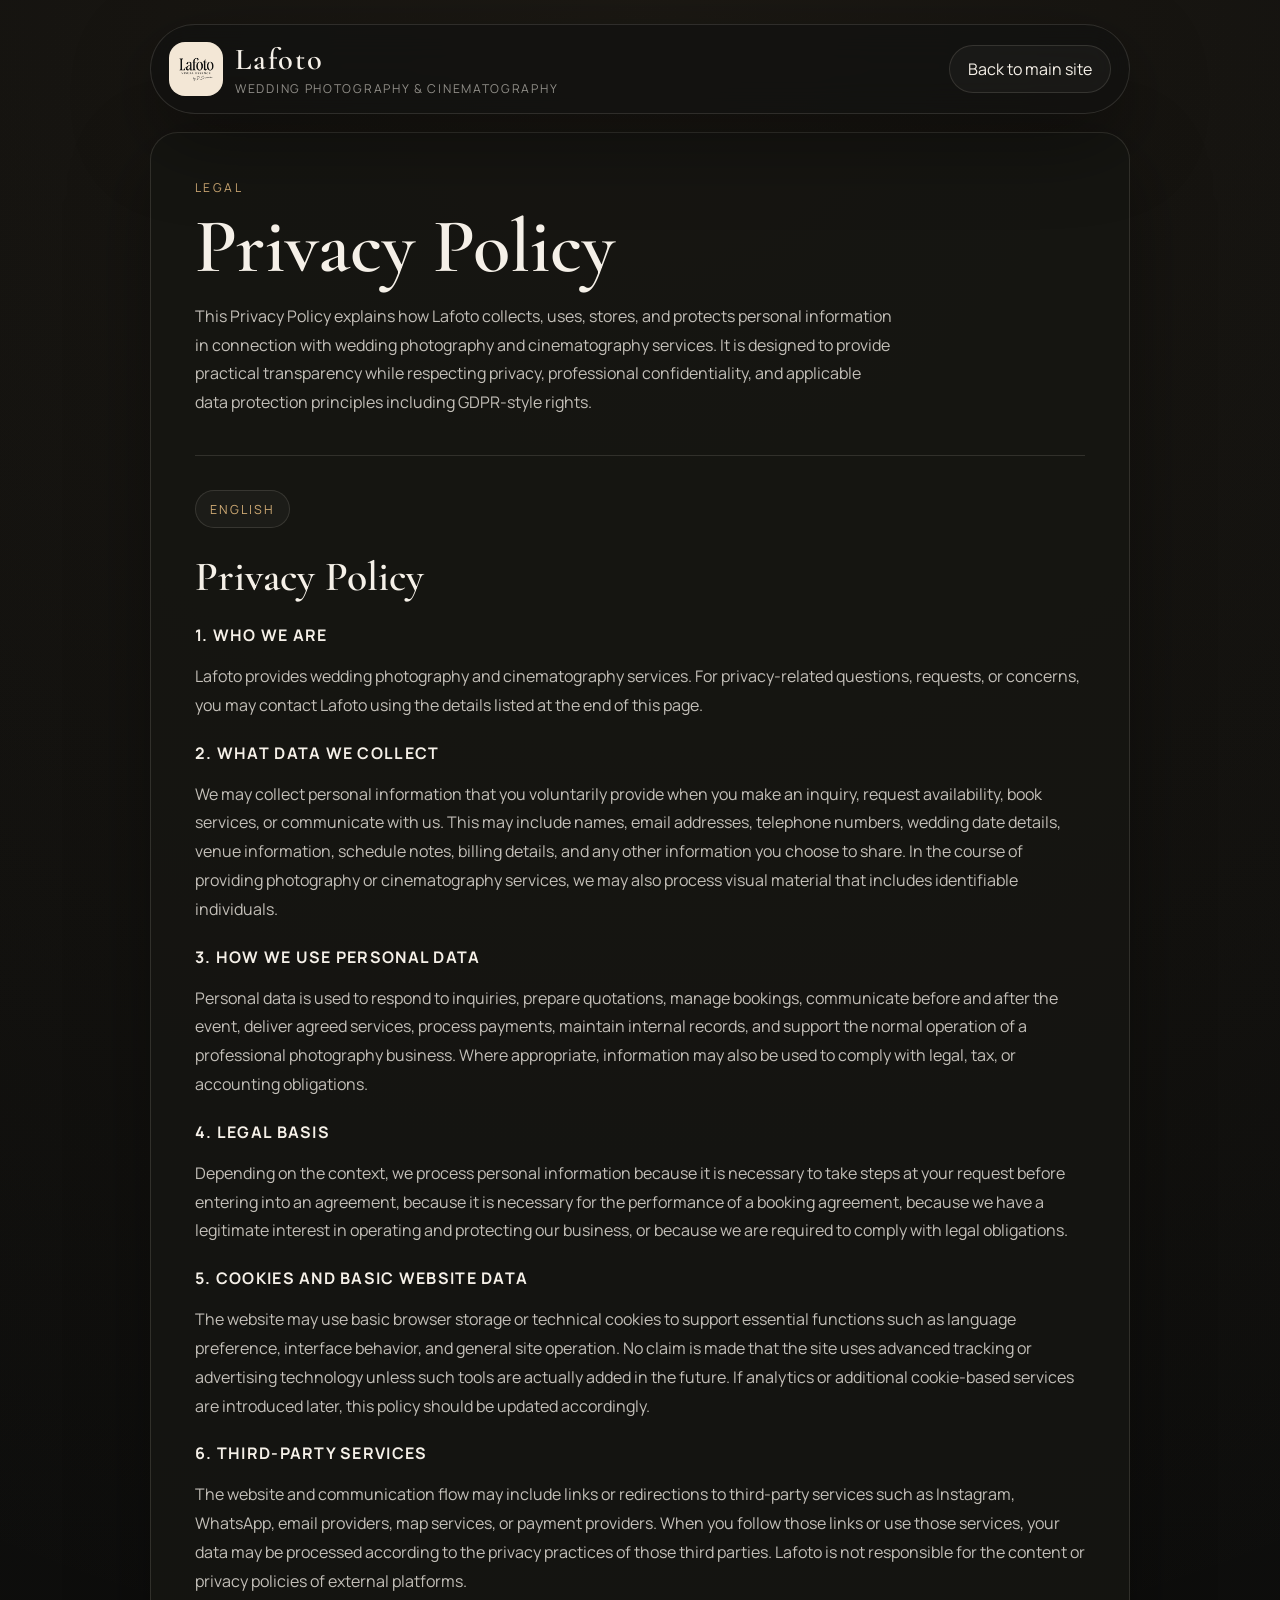
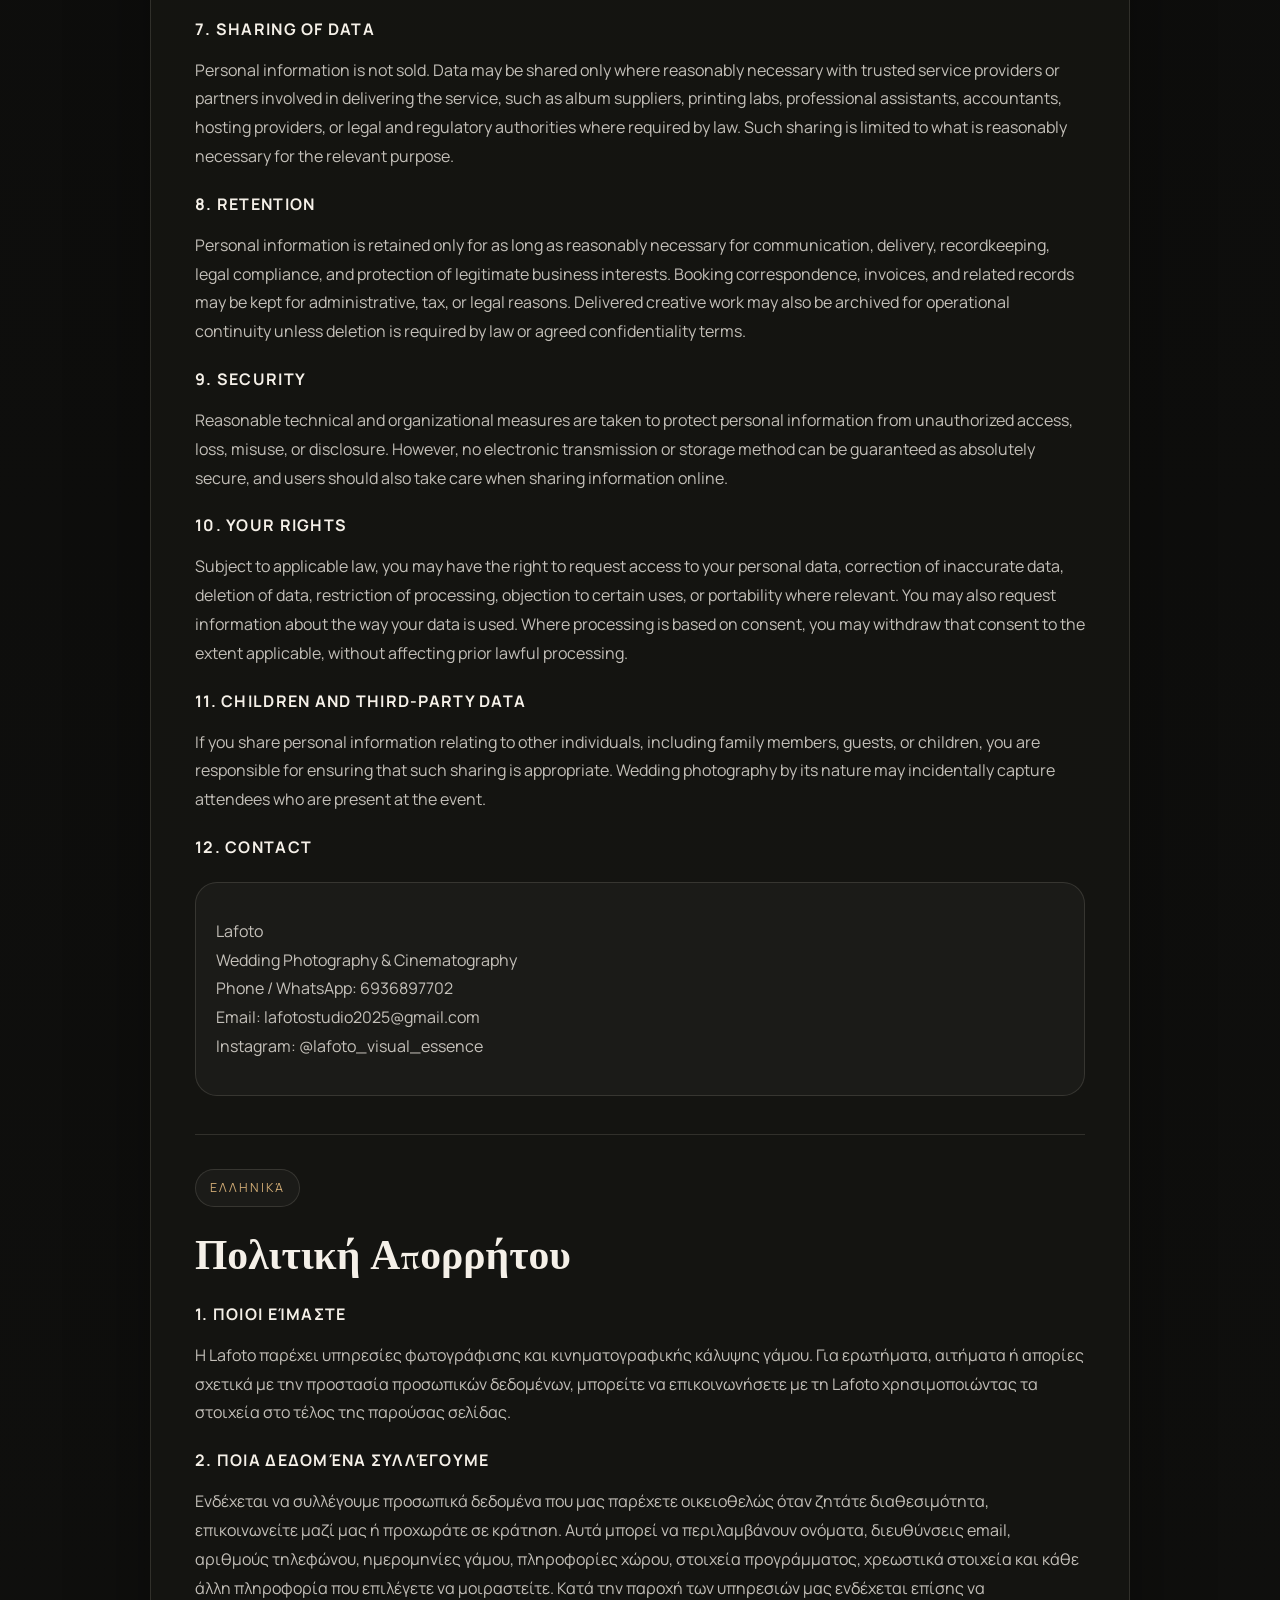
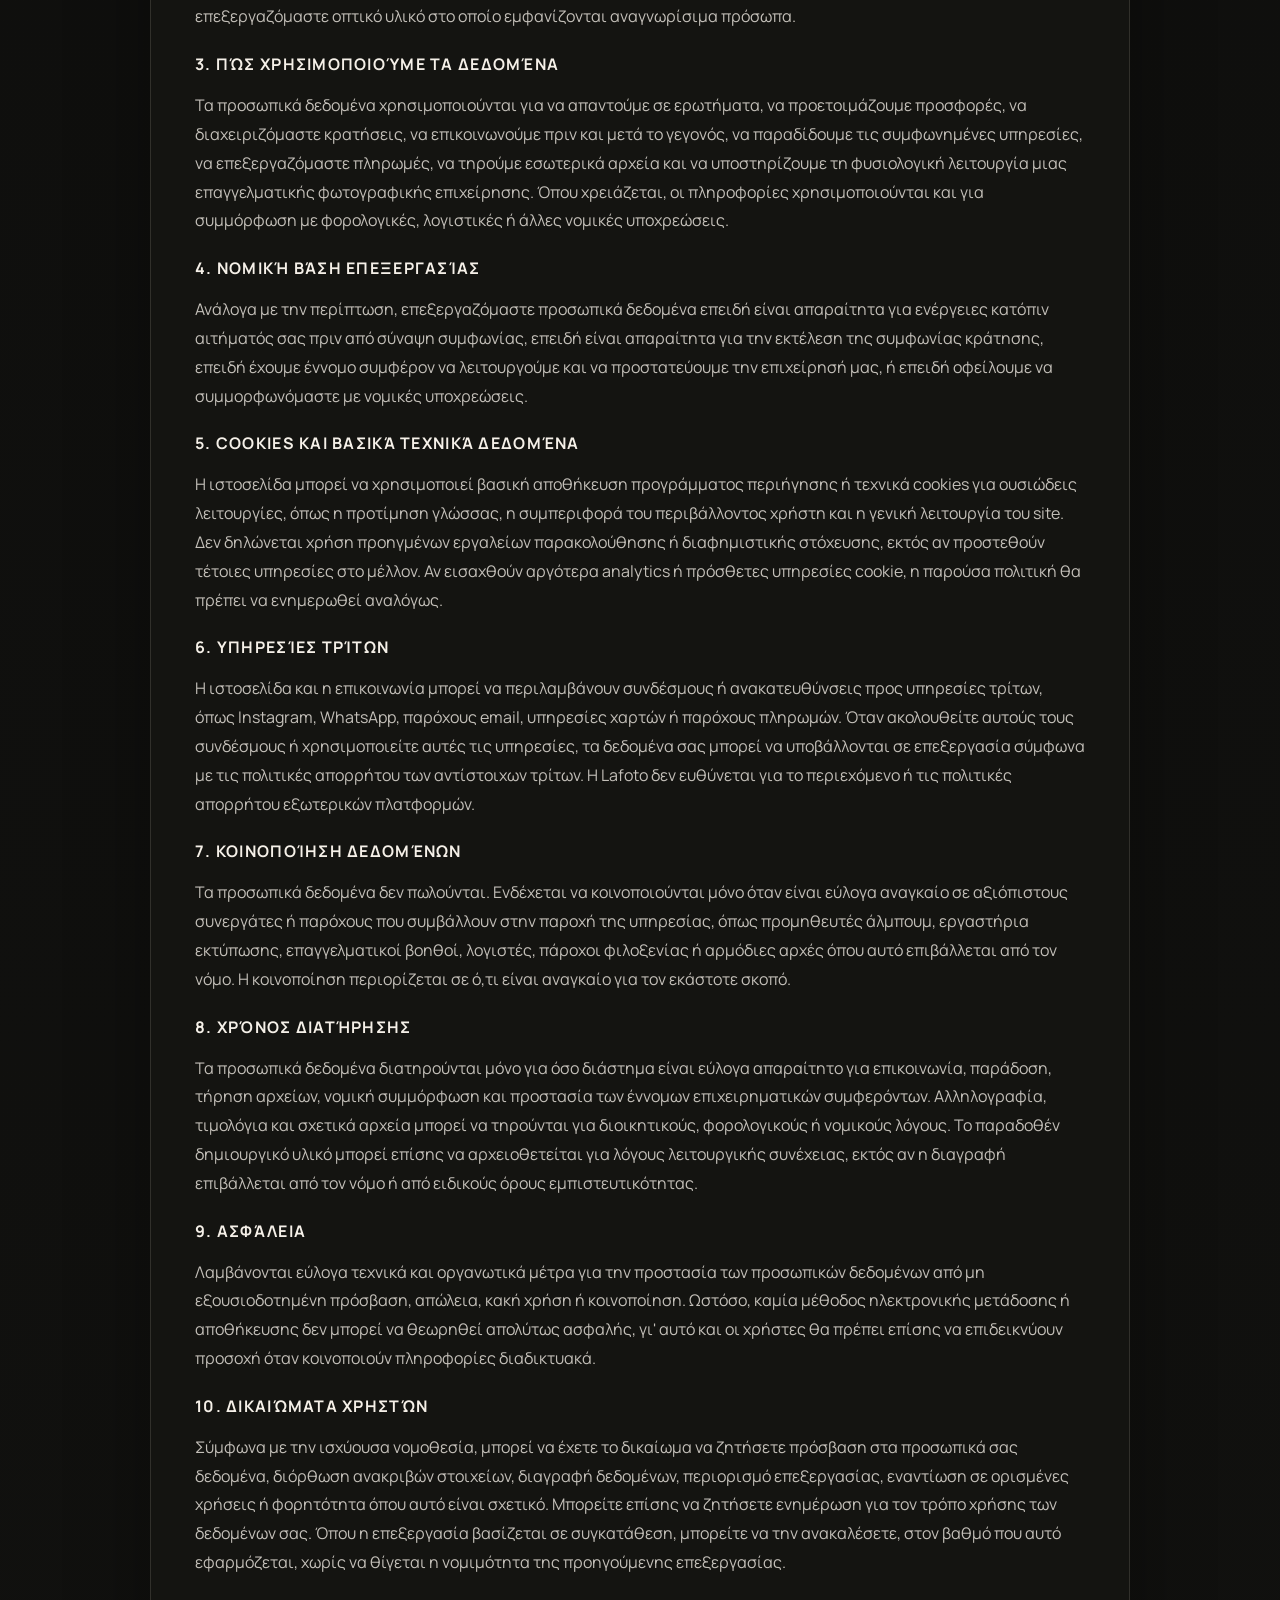
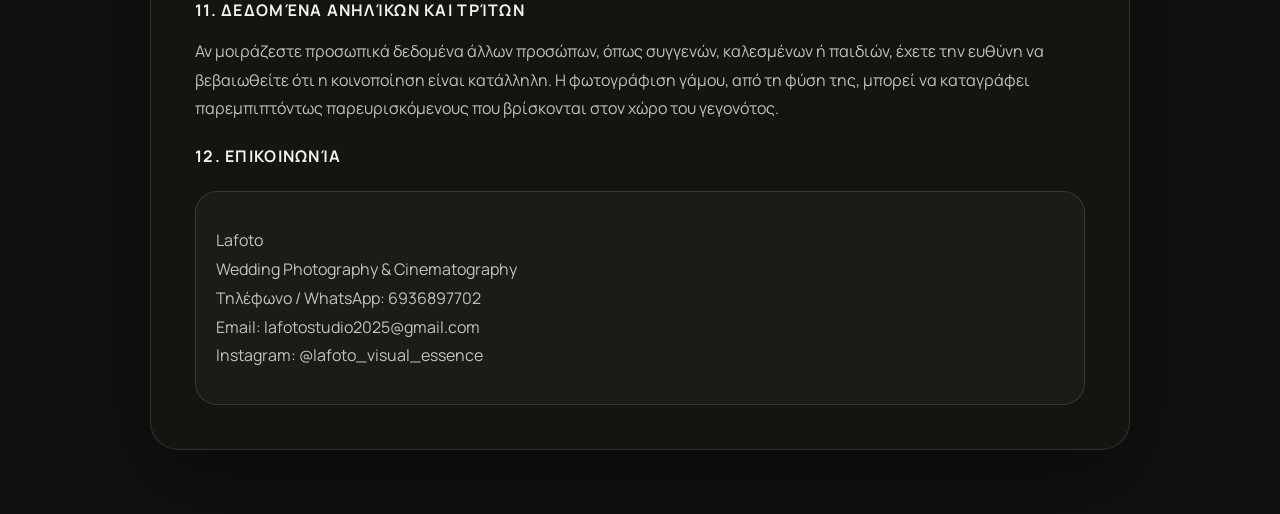
<file: privacy.html>
<!DOCTYPE html>
<html lang="en">
<head>
  <meta charset="UTF-8">
  <meta name="viewport" content="width=device-width, initial-scale=1.0">
  <title>Lafoto | Privacy Policy</title>
  <meta name="description" content="Lafoto privacy policy for wedding photography and cinematography services.">
  <meta name="theme-color" content="#0d0d0c">
  <link rel="preconnect" href="https://fonts.googleapis.com">
  <link rel="preconnect" href="https://fonts.gstatic.com" crossorigin>
  <link href="https://fonts.googleapis.com/css2?family=Manrope:wght@400;500;600;700&family=Cormorant+Garamond:wght@600;700&display=swap" rel="stylesheet">
  <style>
    :root {
      --bg: #0d0d0c;
      --panel: rgba(22, 22, 19, 0.84);
      --text: #f5f0e8;
      --text-soft: rgba(245, 240, 232, 0.78);
      --line: rgba(255, 243, 228, 0.12);
      --accent: #cfaa74;
      --cream: #f3e7d6;
      --shadow: 0 28px 80px rgba(0, 0, 0, 0.36);
      --radius-lg: 28px;
      --radius-pill: 999px;
    }

    * { box-sizing: border-box; }
    html { scroll-behavior: smooth; }
    body {
      margin: 0;
      font-family: "Manrope", sans-serif;
      color: var(--text);
      background:
        radial-gradient(circle at top, rgba(207, 170, 116, 0.08), transparent 32%),
        linear-gradient(180deg, #0c0c0b 0%, #11110f 100%);
      -webkit-font-smoothing: antialiased;
      text-rendering: optimizeLegibility;
    }

    a { color: inherit; text-decoration: none; }

    .shell {
      width: min(980px, calc(100vw - 32px));
      margin: 24px auto 64px;
    }

    .topbar {
      display: flex;
      align-items: center;
      justify-content: space-between;
      gap: 16px;
      padding: 16px 18px;
      border: 1px solid var(--line);
      border-radius: var(--radius-pill);
      background: rgba(18, 18, 16, 0.76);
      backdrop-filter: blur(18px);
      box-shadow: var(--shadow);
    }

    .brand {
      display: inline-flex;
      align-items: center;
      gap: 12px;
    }

    .brand img {
      width: 54px;
      height: 54px;
      padding: 7px;
      border-radius: 16px;
      background: var(--cream);
      object-fit: contain;
    }

    .brand-copy {
      display: flex;
      flex-direction: column;
      gap: 2px;
    }

    .brand-copy strong,
    h1,
    h2 {
      font-family: "Cormorant Garamond", serif;
    }

    .brand-copy strong {
      font-size: 1.9rem;
      font-weight: 600;
      letter-spacing: 0.06em;
    }

    .brand-copy span {
      color: rgba(245, 240, 232, 0.56);
      font-size: 0.76rem;
      letter-spacing: 0.14em;
      text-transform: uppercase;
    }

    .back-link {
      padding: 12px 18px;
      border: 1px solid var(--line);
      border-radius: var(--radius-pill);
      background: rgba(255, 255, 255, 0.03);
    }

    main {
      margin-top: 18px;
      padding: clamp(28px, 4vw, 44px);
      border: 1px solid var(--line);
      border-radius: var(--radius-lg);
      background: var(--panel);
      box-shadow: var(--shadow);
    }

    .eyebrow {
      margin: 0 0 12px;
      color: var(--accent);
      text-transform: uppercase;
      letter-spacing: 0.2em;
      font-size: 0.76rem;
    }

    h1 {
      margin: 0;
      font-size: clamp(2.8rem, 7vw, 4.8rem);
      line-height: 0.95;
      font-weight: 600;
    }

    .intro {
      max-width: 70ch;
      margin: 18px 0 0;
      line-height: 1.8;
      color: var(--text-soft);
    }

    .lang-block {
      margin-top: 38px;
      padding-top: 34px;
      border-top: 1px solid var(--line);
    }

    .lang-label {
      display: inline-flex;
      align-items: center;
      min-height: 38px;
      padding: 0 14px;
      border-radius: var(--radius-pill);
      border: 1px solid var(--line);
      color: var(--accent);
      font-size: 0.78rem;
      letter-spacing: 0.16em;
      text-transform: uppercase;
      background: rgba(255, 255, 255, 0.03);
    }

    h2 {
      margin: 24px 0 12px;
      font-size: clamp(1.8rem, 4vw, 2.6rem);
      font-weight: 600;
    }

    h3 {
      margin: 22px 0 10px;
      font-size: 1rem;
      font-weight: 700;
      letter-spacing: 0.08em;
      text-transform: uppercase;
      color: var(--text);
    }

    p, li {
      color: var(--text-soft);
      line-height: 1.8;
    }

    ul {
      margin: 0;
      padding-left: 20px;
    }

    .contact-box {
      margin-top: 24px;
      padding: 18px 20px;
      border: 1px solid var(--line);
      border-radius: 22px;
      background: rgba(255, 255, 255, 0.03);
    }

    @media (max-width: 720px) {
      .topbar {
        flex-direction: column;
        align-items: flex-start;
      }

      .back-link {
        width: 100%;
        text-align: center;
      }
    }
  </style>
</head>
<body>
  <div class="shell">
    <header class="topbar">
      <a class="brand" href="index.html" aria-label="Back to Lafoto">
        <img src="logo.png" alt="Lafoto logo">
        <span class="brand-copy">
          <strong>Lafoto</strong>
          <span>Wedding Photography &amp; Cinematography</span>
        </span>
      </a>
      <a class="back-link" href="index.html">Back to main site</a>
    </header>

    <main>
      <p class="eyebrow">Legal</p>
      <h1>Privacy Policy</h1>
      <p class="intro">
        This Privacy Policy explains how Lafoto collects, uses, stores, and protects personal information in connection with wedding photography and cinematography services.
        It is designed to provide practical transparency while respecting privacy, professional confidentiality, and applicable data protection principles including GDPR-style rights.
      </p>

      <section class="lang-block" id="privacy-en">
        <span class="lang-label">English</span>
        <h2>Privacy Policy</h2>

        <h3>1. Who We Are</h3>
        <p>
          Lafoto provides wedding photography and cinematography services. For privacy-related questions, requests, or concerns, you may contact Lafoto using the details listed at the end of this page.
        </p>

        <h3>2. What Data We Collect</h3>
        <p>
          We may collect personal information that you voluntarily provide when you make an inquiry, request availability, book services, or communicate with us.
          This may include names, email addresses, telephone numbers, wedding date details, venue information, schedule notes, billing details, and any other information you choose to share.
          In the course of providing photography or cinematography services, we may also process visual material that includes identifiable individuals.
        </p>

        <h3>3. How We Use Personal Data</h3>
        <p>
          Personal data is used to respond to inquiries, prepare quotations, manage bookings, communicate before and after the event, deliver agreed services,
          process payments, maintain internal records, and support the normal operation of a professional photography business. Where appropriate,
          information may also be used to comply with legal, tax, or accounting obligations.
        </p>

        <h3>4. Legal Basis</h3>
        <p>
          Depending on the context, we process personal information because it is necessary to take steps at your request before entering into an agreement,
          because it is necessary for the performance of a booking agreement, because we have a legitimate interest in operating and protecting our business,
          or because we are required to comply with legal obligations.
        </p>

        <h3>5. Cookies and Basic Website Data</h3>
        <p>
          The website may use basic browser storage or technical cookies to support essential functions such as language preference, interface behavior, and general site operation.
          No claim is made that the site uses advanced tracking or advertising technology unless such tools are actually added in the future.
          If analytics or additional cookie-based services are introduced later, this policy should be updated accordingly.
        </p>

        <h3>6. Third-Party Services</h3>
        <p>
          The website and communication flow may include links or redirections to third-party services such as Instagram, WhatsApp, email providers, map services, or payment providers.
          When you follow those links or use those services, your data may be processed according to the privacy practices of those third parties.
          Lafoto is not responsible for the content or privacy policies of external platforms.
        </p>

        <h3>7. Sharing of Data</h3>
        <p>
          Personal information is not sold. Data may be shared only where reasonably necessary with trusted service providers or partners involved in delivering the service,
          such as album suppliers, printing labs, professional assistants, accountants, hosting providers, or legal and regulatory authorities where required by law.
          Such sharing is limited to what is reasonably necessary for the relevant purpose.
        </p>

        <h3>8. Retention</h3>
        <p>
          Personal information is retained only for as long as reasonably necessary for communication, delivery, recordkeeping, legal compliance, and protection of legitimate business interests.
          Booking correspondence, invoices, and related records may be kept for administrative, tax, or legal reasons. Delivered creative work may also be archived for operational continuity unless deletion is required by law or agreed confidentiality terms.
        </p>

        <h3>9. Security</h3>
        <p>
          Reasonable technical and organizational measures are taken to protect personal information from unauthorized access, loss, misuse, or disclosure.
          However, no electronic transmission or storage method can be guaranteed as absolutely secure, and users should also take care when sharing information online.
        </p>

        <h3>10. Your Rights</h3>
        <p>
          Subject to applicable law, you may have the right to request access to your personal data, correction of inaccurate data, deletion of data,
          restriction of processing, objection to certain uses, or portability where relevant. You may also request information about the way your data is used.
          Where processing is based on consent, you may withdraw that consent to the extent applicable, without affecting prior lawful processing.
        </p>

        <h3>11. Children and Third-Party Data</h3>
        <p>
          If you share personal information relating to other individuals, including family members, guests, or children, you are responsible for ensuring that such sharing is appropriate.
          Wedding photography by its nature may incidentally capture attendees who are present at the event.
        </p>

        <h3>12. Contact</h3>
        <div class="contact-box">
          <p>
            Lafoto<br>
            Wedding Photography &amp; Cinematography<br>
            Phone / WhatsApp: <a href="tel:+306936897702">6936897702</a><br>
            Email: <a href="mailto:lafotostudio2025@gmail.com">lafotostudio2025@gmail.com</a><br>
            Instagram: <a href="https://www.instagram.com/lafoto_visual_essence/" target="_blank" rel="noopener">@lafoto_visual_essence</a>
          </p>
        </div>
      </section>

      <section class="lang-block" id="privacy-el">
        <span class="lang-label">Ελληνικά</span>
        <h2>Πολιτική Απορρήτου</h2>

        <h3>1. Ποιοι Είμαστε</h3>
        <p>
          Η Lafoto παρέχει υπηρεσίες φωτογράφισης και κινηματογραφικής κάλυψης γάμου. Για ερωτήματα, αιτήματα ή απορίες σχετικά με την προστασία προσωπικών δεδομένων,
          μπορείτε να επικοινωνήσετε με τη Lafoto χρησιμοποιώντας τα στοιχεία στο τέλος της παρούσας σελίδας.
        </p>

        <h3>2. Ποια Δεδομένα Συλλέγουμε</h3>
        <p>
          Ενδέχεται να συλλέγουμε προσωπικά δεδομένα που μας παρέχετε οικειοθελώς όταν ζητάτε διαθεσιμότητα, επικοινωνείτε μαζί μας ή προχωράτε σε κράτηση.
          Αυτά μπορεί να περιλαμβάνουν ονόματα, διευθύνσεις email, αριθμούς τηλεφώνου, ημερομηνίες γάμου, πληροφορίες χώρου, στοιχεία προγράμματος,
          χρεωστικά στοιχεία και κάθε άλλη πληροφορία που επιλέγετε να μοιραστείτε. Κατά την παροχή των υπηρεσιών μας ενδέχεται επίσης να επεξεργαζόμαστε
          οπτικό υλικό στο οποίο εμφανίζονται αναγνωρίσιμα πρόσωπα.
        </p>

        <h3>3. Πώς Χρησιμοποιούμε τα Δεδομένα</h3>
        <p>
          Τα προσωπικά δεδομένα χρησιμοποιούνται για να απαντούμε σε ερωτήματα, να προετοιμάζουμε προσφορές, να διαχειριζόμαστε κρατήσεις,
          να επικοινωνούμε πριν και μετά το γεγονός, να παραδίδουμε τις συμφωνημένες υπηρεσίες, να επεξεργαζόμαστε πληρωμές,
          να τηρούμε εσωτερικά αρχεία και να υποστηρίζουμε τη φυσιολογική λειτουργία μιας επαγγελματικής φωτογραφικής επιχείρησης.
          Όπου χρειάζεται, οι πληροφορίες χρησιμοποιούνται και για συμμόρφωση με φορολογικές, λογιστικές ή άλλες νομικές υποχρεώσεις.
        </p>

        <h3>4. Νομική Βάση Επεξεργασίας</h3>
        <p>
          Ανάλογα με την περίπτωση, επεξεργαζόμαστε προσωπικά δεδομένα επειδή είναι απαραίτητα για ενέργειες κατόπιν αιτήματός σας πριν από σύναψη συμφωνίας,
          επειδή είναι απαραίτητα για την εκτέλεση της συμφωνίας κράτησης, επειδή έχουμε έννομο συμφέρον να λειτουργούμε και να προστατεύουμε την επιχείρησή μας,
          ή επειδή οφείλουμε να συμμορφωνόμαστε με νομικές υποχρεώσεις.
        </p>

        <h3>5. Cookies και Βασικά Τεχνικά Δεδομένα</h3>
        <p>
          Η ιστοσελίδα μπορεί να χρησιμοποιεί βασική αποθήκευση προγράμματος περιήγησης ή τεχνικά cookies για ουσιώδεις λειτουργίες, όπως η προτίμηση γλώσσας,
          η συμπεριφορά του περιβάλλοντος χρήστη και η γενική λειτουργία του site. Δεν δηλώνεται χρήση προηγμένων εργαλείων παρακολούθησης ή διαφημιστικής στόχευσης,
          εκτός αν προστεθούν τέτοιες υπηρεσίες στο μέλλον. Αν εισαχθούν αργότερα analytics ή πρόσθετες υπηρεσίες cookie, η παρούσα πολιτική θα πρέπει να ενημερωθεί αναλόγως.
        </p>

        <h3>6. Υπηρεσίες Τρίτων</h3>
        <p>
          Η ιστοσελίδα και η επικοινωνία μπορεί να περιλαμβάνουν συνδέσμους ή ανακατευθύνσεις προς υπηρεσίες τρίτων, όπως Instagram, WhatsApp, παρόχους email,
          υπηρεσίες χαρτών ή παρόχους πληρωμών. Όταν ακολουθείτε αυτούς τους συνδέσμους ή χρησιμοποιείτε αυτές τις υπηρεσίες, τα δεδομένα σας μπορεί να υποβάλλονται
          σε επεξεργασία σύμφωνα με τις πολιτικές απορρήτου των αντίστοιχων τρίτων. Η Lafoto δεν ευθύνεται για το περιεχόμενο ή τις πολιτικές απορρήτου εξωτερικών πλατφορμών.
        </p>

        <h3>7. Κοινοποίηση Δεδομένων</h3>
        <p>
          Τα προσωπικά δεδομένα δεν πωλούνται. Ενδέχεται να κοινοποιούνται μόνο όταν είναι εύλογα αναγκαίο σε αξιόπιστους συνεργάτες ή παρόχους που συμβάλλουν
          στην παροχή της υπηρεσίας, όπως προμηθευτές άλμπουμ, εργαστήρια εκτύπωσης, επαγγελματικοί βοηθοί, λογιστές, πάροχοι φιλοξενίας ή αρμόδιες αρχές όπου αυτό επιβάλλεται από τον νόμο.
          Η κοινοποίηση περιορίζεται σε ό,τι είναι αναγκαίο για τον εκάστοτε σκοπό.
        </p>

        <h3>8. Χρόνος Διατήρησης</h3>
        <p>
          Τα προσωπικά δεδομένα διατηρούνται μόνο για όσο διάστημα είναι εύλογα απαραίτητο για επικοινωνία, παράδοση, τήρηση αρχείων, νομική συμμόρφωση
          και προστασία των έννομων επιχειρηματικών συμφερόντων. Αλληλογραφία, τιμολόγια και σχετικά αρχεία μπορεί να τηρούνται για διοικητικούς,
          φορολογικούς ή νομικούς λόγους. Το παραδοθέν δημιουργικό υλικό μπορεί επίσης να αρχειοθετείται για λόγους λειτουργικής συνέχειας,
          εκτός αν η διαγραφή επιβάλλεται από τον νόμο ή από ειδικούς όρους εμπιστευτικότητας.
        </p>

        <h3>9. Ασφάλεια</h3>
        <p>
          Λαμβάνονται εύλογα τεχνικά και οργανωτικά μέτρα για την προστασία των προσωπικών δεδομένων από μη εξουσιοδοτημένη πρόσβαση, απώλεια,
          κακή χρήση ή κοινοποίηση. Ωστόσο, καμία μέθοδος ηλεκτρονικής μετάδοσης ή αποθήκευσης δεν μπορεί να θεωρηθεί απολύτως ασφαλής,
          γι' αυτό και οι χρήστες θα πρέπει επίσης να επιδεικνύουν προσοχή όταν κοινοποιούν πληροφορίες διαδικτυακά.
        </p>

        <h3>10. Δικαιώματα Χρηστών</h3>
        <p>
          Σύμφωνα με την ισχύουσα νομοθεσία, μπορεί να έχετε το δικαίωμα να ζητήσετε πρόσβαση στα προσωπικά σας δεδομένα, διόρθωση ανακριβών στοιχείων,
          διαγραφή δεδομένων, περιορισμό επεξεργασίας, εναντίωση σε ορισμένες χρήσεις ή φορητότητα όπου αυτό είναι σχετικό.
          Μπορείτε επίσης να ζητήσετε ενημέρωση για τον τρόπο χρήσης των δεδομένων σας. Όπου η επεξεργασία βασίζεται σε συγκατάθεση, μπορείτε να την ανακαλέσετε,
          στον βαθμό που αυτό εφαρμόζεται, χωρίς να θίγεται η νομιμότητα της προηγούμενης επεξεργασίας.
        </p>

        <h3>11. Δεδομένα Ανηλίκων και Τρίτων</h3>
        <p>
          Αν μοιράζεστε προσωπικά δεδομένα άλλων προσώπων, όπως συγγενών, καλεσμένων ή παιδιών, έχετε την ευθύνη να βεβαιωθείτε ότι η κοινοποίηση είναι κατάλληλη.
          Η φωτογράφιση γάμου, από τη φύση της, μπορεί να καταγράφει παρεμπιπτόντως παρευρισκόμενους που βρίσκονται στον χώρο του γεγονότος.
        </p>

        <h3>12. Επικοινωνία</h3>
        <div class="contact-box">
          <p>
            Lafoto<br>
            Wedding Photography &amp; Cinematography<br>
            Τηλέφωνο / WhatsApp: <a href="tel:+306936897702">6936897702</a><br>
            Email: <a href="mailto:lafotostudio2025@gmail.com">lafotostudio2025@gmail.com</a><br>
            Instagram: <a href="https://www.instagram.com/lafoto_visual_essence/" target="_blank" rel="noopener">@lafoto_visual_essence</a>
          </p>
        </div>
      </section>
    </main>
  </div>
</body>
</html>
</file>
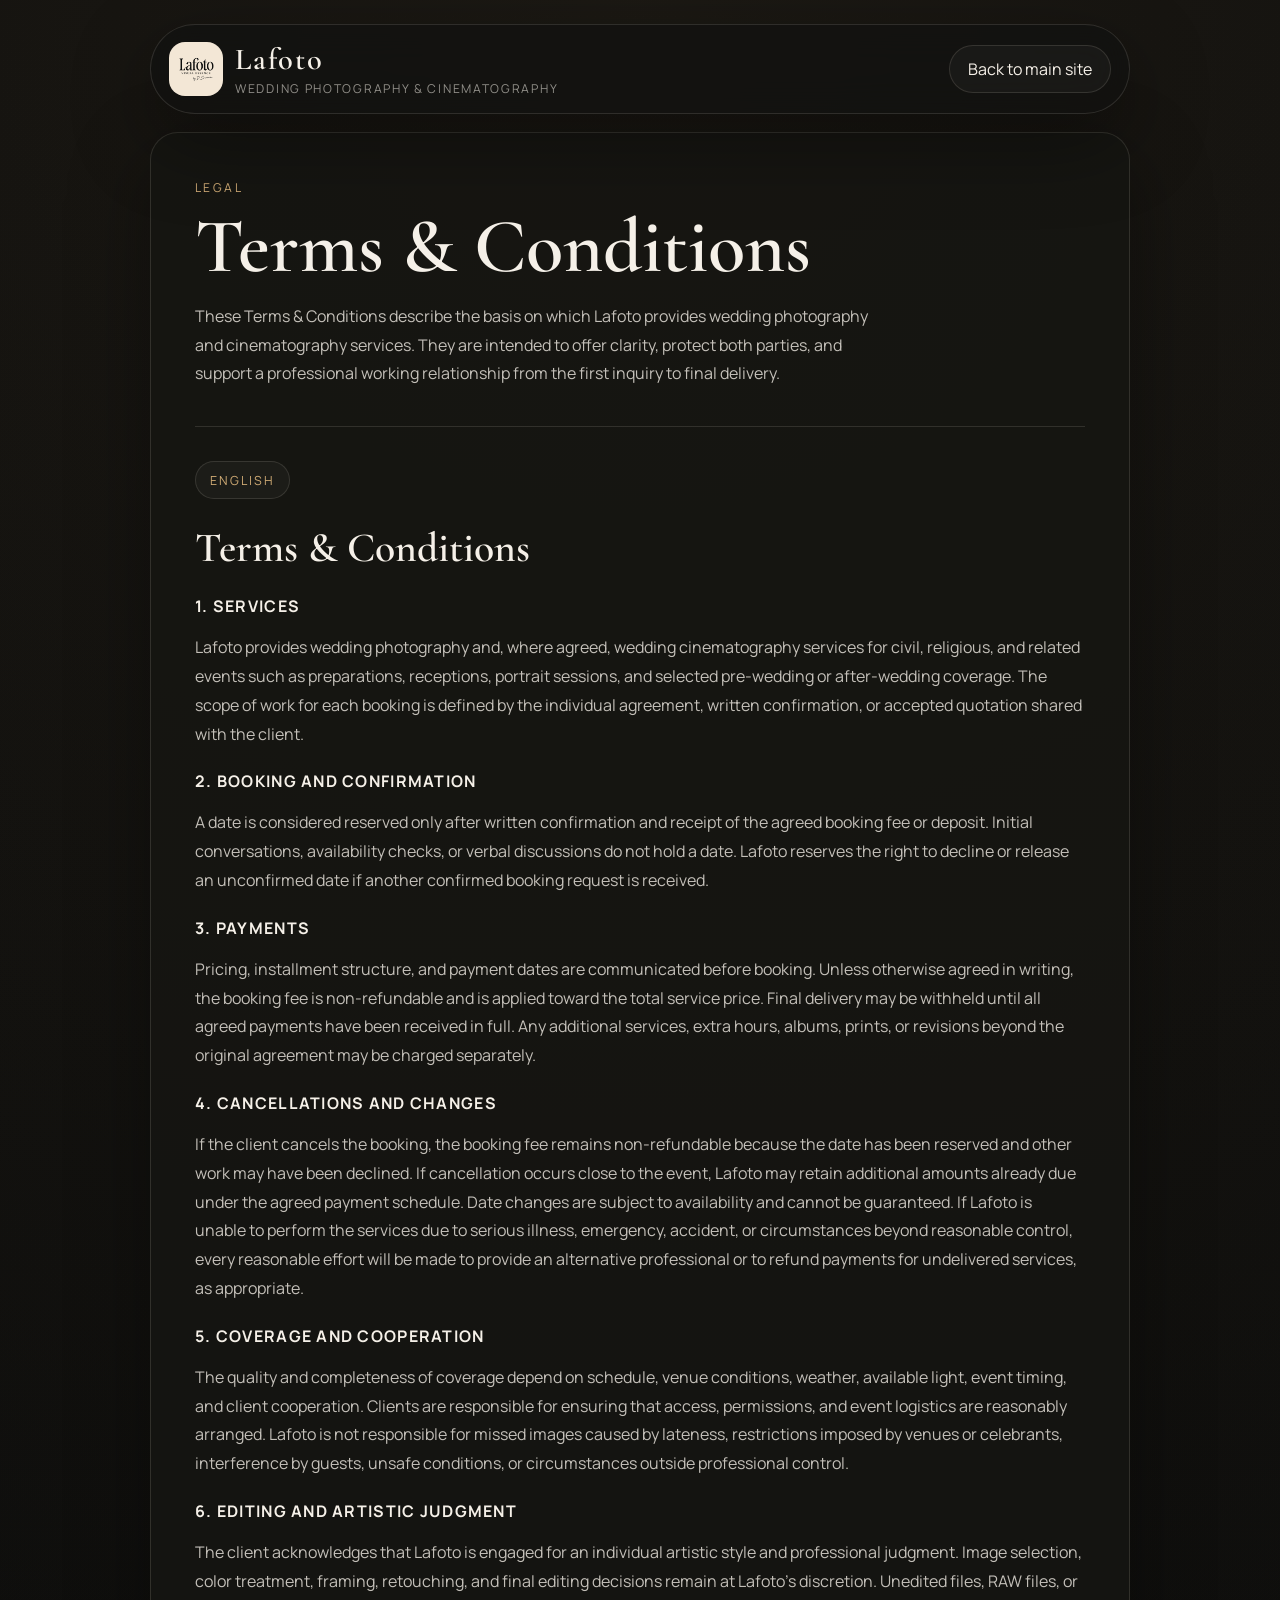
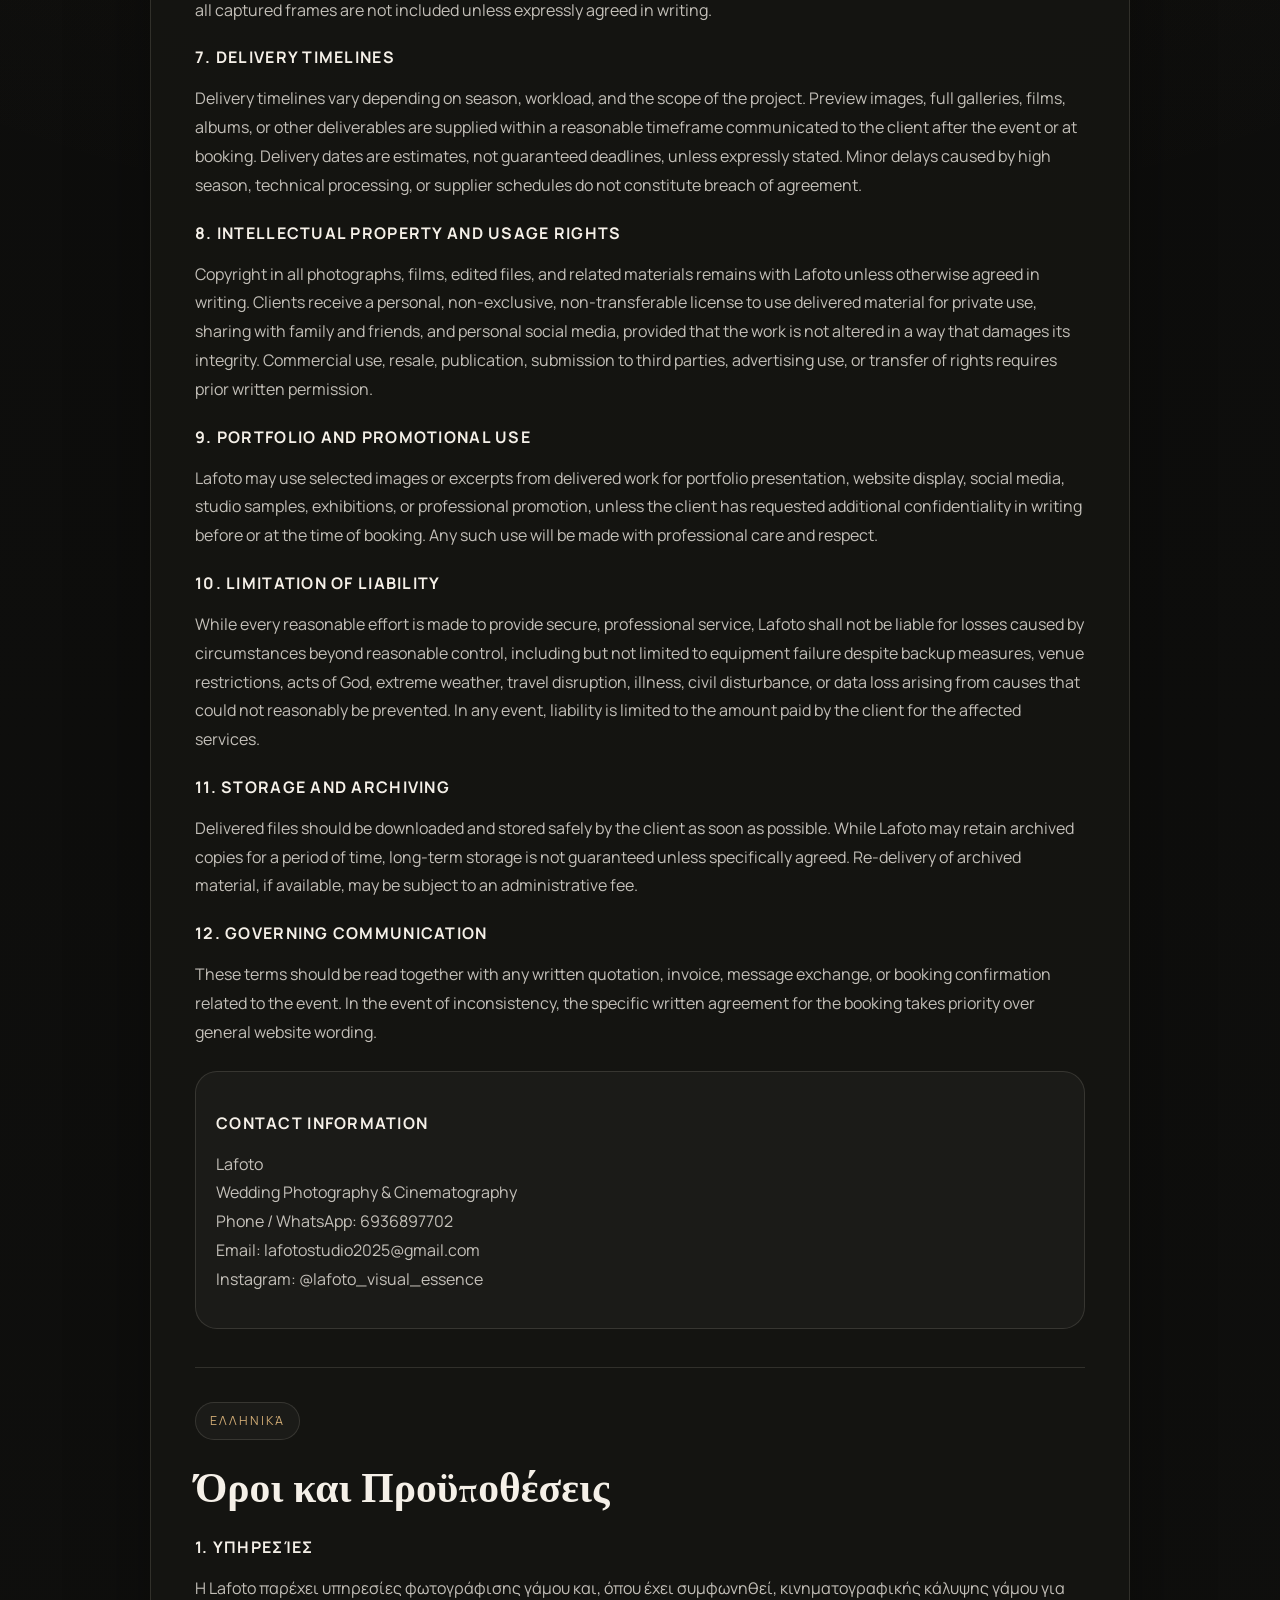
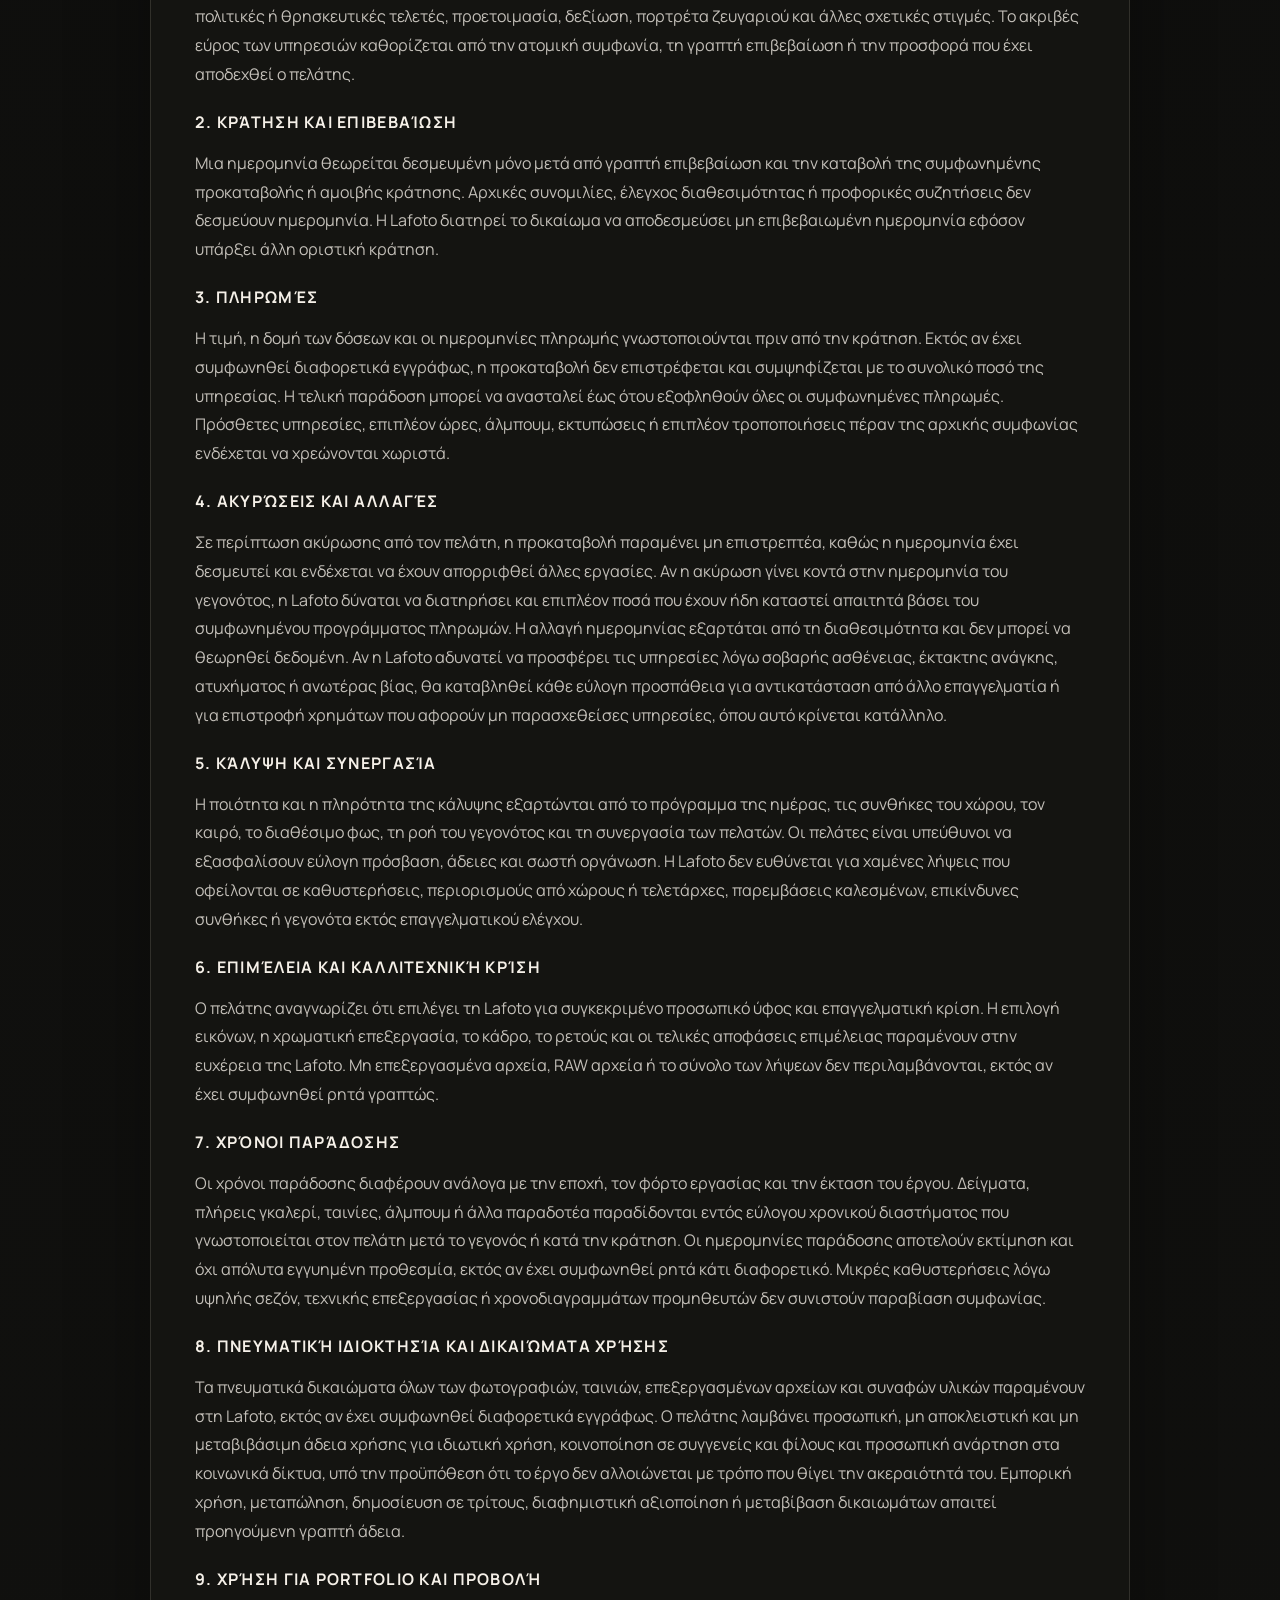
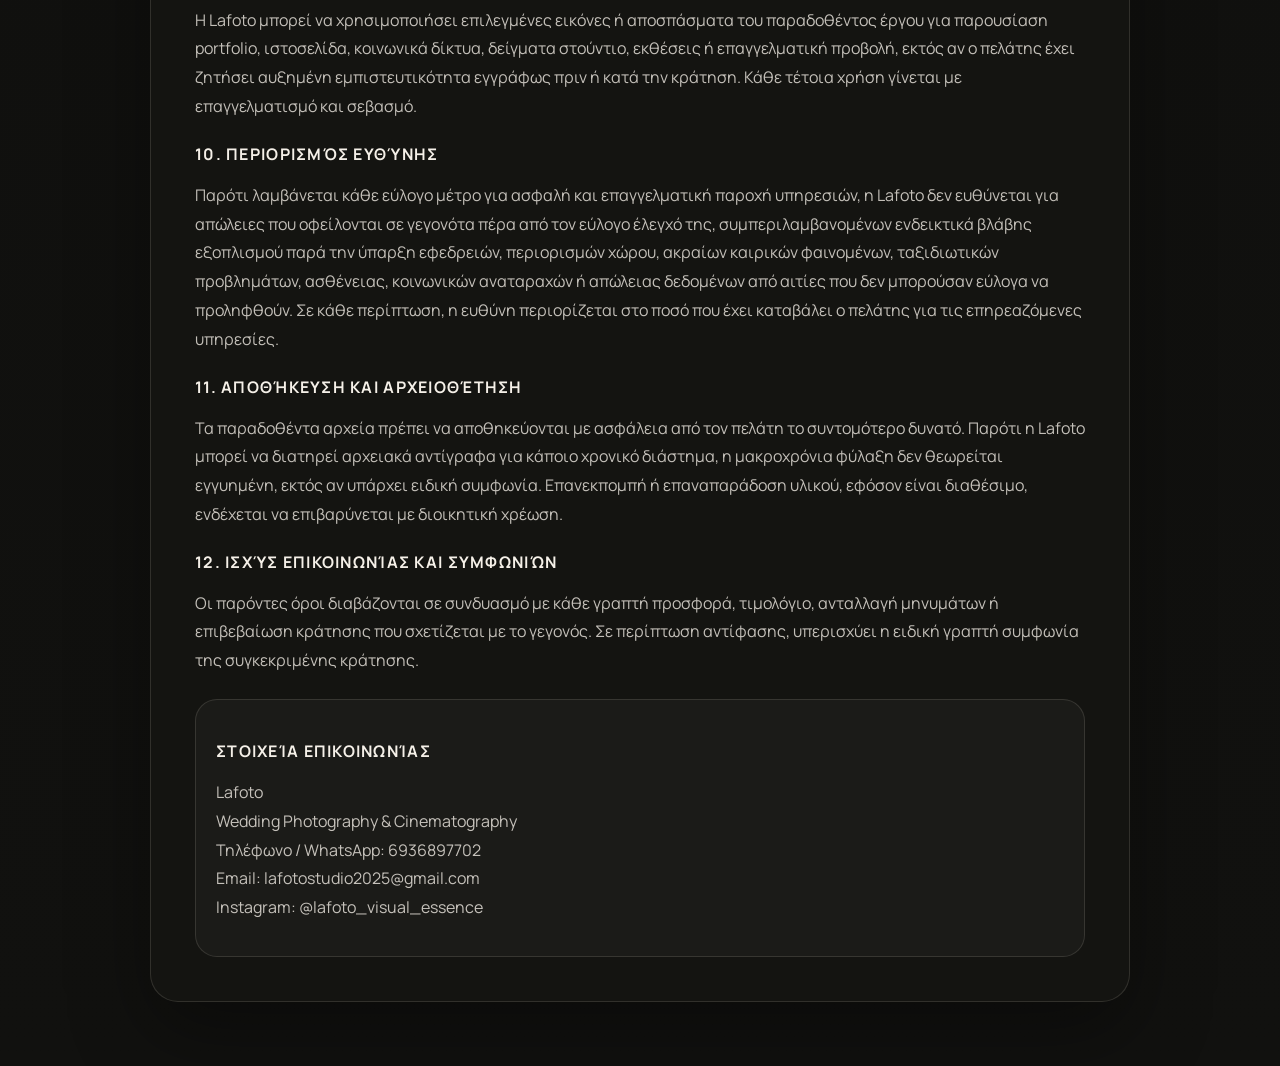
<file: terms.html>
<!DOCTYPE html>
<html lang="en">
<head>
  <meta charset="UTF-8">
  <meta name="viewport" content="width=device-width, initial-scale=1.0">
  <title>Lafoto | Terms &amp; Conditions</title>
  <meta name="description" content="Lafoto terms and conditions for wedding photography and cinematography services.">
  <meta name="theme-color" content="#0d0d0c">
  <link rel="preconnect" href="https://fonts.googleapis.com">
  <link rel="preconnect" href="https://fonts.gstatic.com" crossorigin>
  <link href="https://fonts.googleapis.com/css2?family=Manrope:wght@400;500;600;700&family=Cormorant+Garamond:wght@600;700&display=swap" rel="stylesheet">
  <style>
    :root {
      --bg: #0d0d0c;
      --panel: rgba(22, 22, 19, 0.84);
      --text: #f5f0e8;
      --text-soft: rgba(245, 240, 232, 0.78);
      --line: rgba(255, 243, 228, 0.12);
      --accent: #cfaa74;
      --cream: #f3e7d6;
      --shadow: 0 28px 80px rgba(0, 0, 0, 0.36);
      --radius-lg: 28px;
      --radius-pill: 999px;
    }

    * { box-sizing: border-box; }
    html { scroll-behavior: smooth; }
    body {
      margin: 0;
      font-family: "Manrope", sans-serif;
      color: var(--text);
      background:
        radial-gradient(circle at top, rgba(207, 170, 116, 0.08), transparent 32%),
        linear-gradient(180deg, #0c0c0b 0%, #11110f 100%);
      -webkit-font-smoothing: antialiased;
      text-rendering: optimizeLegibility;
    }

    a { color: inherit; text-decoration: none; }

    .shell {
      width: min(980px, calc(100vw - 32px));
      margin: 24px auto 64px;
    }

    .topbar {
      display: flex;
      align-items: center;
      justify-content: space-between;
      gap: 16px;
      padding: 16px 18px;
      border: 1px solid var(--line);
      border-radius: var(--radius-pill);
      background: rgba(18, 18, 16, 0.76);
      backdrop-filter: blur(18px);
      box-shadow: var(--shadow);
    }

    .brand {
      display: inline-flex;
      align-items: center;
      gap: 12px;
    }

    .brand img {
      width: 54px;
      height: 54px;
      padding: 7px;
      border-radius: 16px;
      background: var(--cream);
      object-fit: contain;
    }

    .brand-copy {
      display: flex;
      flex-direction: column;
      gap: 2px;
    }

    .brand-copy strong,
    h1,
    h2 {
      font-family: "Cormorant Garamond", serif;
    }

    .brand-copy strong {
      font-size: 1.9rem;
      font-weight: 600;
      letter-spacing: 0.06em;
    }

    .brand-copy span {
      color: rgba(245, 240, 232, 0.56);
      font-size: 0.76rem;
      letter-spacing: 0.14em;
      text-transform: uppercase;
    }

    .back-link {
      padding: 12px 18px;
      border: 1px solid var(--line);
      border-radius: var(--radius-pill);
      background: rgba(255, 255, 255, 0.03);
    }

    main {
      margin-top: 18px;
      padding: clamp(28px, 4vw, 44px);
      border: 1px solid var(--line);
      border-radius: var(--radius-lg);
      background: var(--panel);
      box-shadow: var(--shadow);
    }

    .eyebrow {
      margin: 0 0 12px;
      color: var(--accent);
      text-transform: uppercase;
      letter-spacing: 0.2em;
      font-size: 0.76rem;
    }

    h1 {
      margin: 0;
      font-size: clamp(2.8rem, 7vw, 4.8rem);
      line-height: 0.95;
      font-weight: 600;
    }

    .intro {
      max-width: 70ch;
      margin: 18px 0 0;
      line-height: 1.8;
      color: var(--text-soft);
    }

    .lang-block {
      margin-top: 38px;
      padding-top: 34px;
      border-top: 1px solid var(--line);
    }

    .lang-label {
      display: inline-flex;
      align-items: center;
      min-height: 38px;
      padding: 0 14px;
      border-radius: var(--radius-pill);
      border: 1px solid var(--line);
      color: var(--accent);
      font-size: 0.78rem;
      letter-spacing: 0.16em;
      text-transform: uppercase;
      background: rgba(255, 255, 255, 0.03);
    }

    h2 {
      margin: 24px 0 12px;
      font-size: clamp(1.8rem, 4vw, 2.6rem);
      font-weight: 600;
    }

    h3 {
      margin: 22px 0 10px;
      font-size: 1rem;
      font-weight: 700;
      letter-spacing: 0.08em;
      text-transform: uppercase;
      color: var(--text);
    }

    p, li {
      color: var(--text-soft);
      line-height: 1.8;
    }

    ul {
      margin: 0;
      padding-left: 20px;
    }

    .contact-box {
      margin-top: 24px;
      padding: 18px 20px;
      border: 1px solid var(--line);
      border-radius: 22px;
      background: rgba(255, 255, 255, 0.03);
    }

    @media (max-width: 720px) {
      .topbar {
        flex-direction: column;
        align-items: flex-start;
      }

      .back-link {
        width: 100%;
        text-align: center;
      }
    }
  </style>
</head>
<body>
  <div class="shell">
    <header class="topbar">
      <a class="brand" href="index.html" aria-label="Back to Lafoto">
        <img src="logo.png" alt="Lafoto logo">
        <span class="brand-copy">
          <strong>Lafoto</strong>
          <span>Wedding Photography &amp; Cinematography</span>
        </span>
      </a>
      <a class="back-link" href="index.html">Back to main site</a>
    </header>

    <main>
      <p class="eyebrow">Legal</p>
      <h1>Terms &amp; Conditions</h1>
      <p class="intro">
        These Terms &amp; Conditions describe the basis on which Lafoto provides wedding photography and cinematography services.
        They are intended to offer clarity, protect both parties, and support a professional working relationship from the first inquiry to final delivery.
      </p>

      <section class="lang-block" id="terms-en">
        <span class="lang-label">English</span>
        <h2>Terms &amp; Conditions</h2>

        <h3>1. Services</h3>
        <p>
          Lafoto provides wedding photography and, where agreed, wedding cinematography services for civil, religious, and related events such as preparations,
          receptions, portrait sessions, and selected pre-wedding or after-wedding coverage. The scope of work for each booking is defined by the individual agreement,
          written confirmation, or accepted quotation shared with the client.
        </p>

        <h3>2. Booking and Confirmation</h3>
        <p>
          A date is considered reserved only after written confirmation and receipt of the agreed booking fee or deposit. Initial conversations, availability checks,
          or verbal discussions do not hold a date. Lafoto reserves the right to decline or release an unconfirmed date if another confirmed booking request is received.
        </p>

        <h3>3. Payments</h3>
        <p>
          Pricing, installment structure, and payment dates are communicated before booking. Unless otherwise agreed in writing, the booking fee is non-refundable
          and is applied toward the total service price. Final delivery may be withheld until all agreed payments have been received in full. Any additional services,
          extra hours, albums, prints, or revisions beyond the original agreement may be charged separately.
        </p>

        <h3>4. Cancellations and Changes</h3>
        <p>
          If the client cancels the booking, the booking fee remains non-refundable because the date has been reserved and other work may have been declined.
          If cancellation occurs close to the event, Lafoto may retain additional amounts already due under the agreed payment schedule. Date changes are subject to
          availability and cannot be guaranteed. If Lafoto is unable to perform the services due to serious illness, emergency, accident, or circumstances beyond reasonable control,
          every reasonable effort will be made to provide an alternative professional or to refund payments for undelivered services, as appropriate.
        </p>

        <h3>5. Coverage and Cooperation</h3>
        <p>
          The quality and completeness of coverage depend on schedule, venue conditions, weather, available light, event timing, and client cooperation.
          Clients are responsible for ensuring that access, permissions, and event logistics are reasonably arranged. Lafoto is not responsible for missed images caused by
          lateness, restrictions imposed by venues or celebrants, interference by guests, unsafe conditions, or circumstances outside professional control.
        </p>

        <h3>6. Editing and Artistic Judgment</h3>
        <p>
          The client acknowledges that Lafoto is engaged for an individual artistic style and professional judgment. Image selection, color treatment, framing, retouching,
          and final editing decisions remain at Lafoto's discretion. Unedited files, RAW files, or all captured frames are not included unless expressly agreed in writing.
        </p>

        <h3>7. Delivery Timelines</h3>
        <p>
          Delivery timelines vary depending on season, workload, and the scope of the project. Preview images, full galleries, films, albums, or other deliverables are supplied
          within a reasonable timeframe communicated to the client after the event or at booking. Delivery dates are estimates, not guaranteed deadlines, unless expressly stated.
          Minor delays caused by high season, technical processing, or supplier schedules do not constitute breach of agreement.
        </p>

        <h3>8. Intellectual Property and Usage Rights</h3>
        <p>
          Copyright in all photographs, films, edited files, and related materials remains with Lafoto unless otherwise agreed in writing. Clients receive a personal, non-exclusive,
          non-transferable license to use delivered material for private use, sharing with family and friends, and personal social media, provided that the work is not altered in a way
          that damages its integrity. Commercial use, resale, publication, submission to third parties, advertising use, or transfer of rights requires prior written permission.
        </p>

        <h3>9. Portfolio and Promotional Use</h3>
        <p>
          Lafoto may use selected images or excerpts from delivered work for portfolio presentation, website display, social media, studio samples, exhibitions, or professional promotion,
          unless the client has requested additional confidentiality in writing before or at the time of booking. Any such use will be made with professional care and respect.
        </p>

        <h3>10. Limitation of Liability</h3>
        <p>
          While every reasonable effort is made to provide secure, professional service, Lafoto shall not be liable for losses caused by circumstances beyond reasonable control,
          including but not limited to equipment failure despite backup measures, venue restrictions, acts of God, extreme weather, travel disruption, illness, civil disturbance,
          or data loss arising from causes that could not reasonably be prevented. In any event, liability is limited to the amount paid by the client for the affected services.
        </p>

        <h3>11. Storage and Archiving</h3>
        <p>
          Delivered files should be downloaded and stored safely by the client as soon as possible. While Lafoto may retain archived copies for a period of time,
          long-term storage is not guaranteed unless specifically agreed. Re-delivery of archived material, if available, may be subject to an administrative fee.
        </p>

        <h3>12. Governing Communication</h3>
        <p>
          These terms should be read together with any written quotation, invoice, message exchange, or booking confirmation related to the event.
          In the event of inconsistency, the specific written agreement for the booking takes priority over general website wording.
        </p>

        <div class="contact-box">
          <h3>Contact Information</h3>
          <p>
            Lafoto<br>
            Wedding Photography &amp; Cinematography<br>
            Phone / WhatsApp: <a href="tel:+306936897702">6936897702</a><br>
            Email: <a href="mailto:lafotostudio2025@gmail.com">lafotostudio2025@gmail.com</a><br>
            Instagram: <a href="https://www.instagram.com/lafoto_visual_essence/" target="_blank" rel="noopener">@lafoto_visual_essence</a>
          </p>
        </div>
      </section>

      <section class="lang-block" id="terms-el">
        <span class="lang-label">Ελληνικά</span>
        <h2>Όροι και Προϋποθέσεις</h2>

        <h3>1. Υπηρεσίες</h3>
        <p>
          Η Lafoto παρέχει υπηρεσίες φωτογράφισης γάμου και, όπου έχει συμφωνηθεί, κινηματογραφικής κάλυψης γάμου για πολιτικές ή θρησκευτικές τελετές,
          προετοιμασία, δεξίωση, πορτρέτα ζευγαριού και άλλες σχετικές στιγμές. Το ακριβές εύρος των υπηρεσιών καθορίζεται από την ατομική συμφωνία,
          τη γραπτή επιβεβαίωση ή την προσφορά που έχει αποδεχθεί ο πελάτης.
        </p>

        <h3>2. Κράτηση και Επιβεβαίωση</h3>
        <p>
          Μια ημερομηνία θεωρείται δεσμευμένη μόνο μετά από γραπτή επιβεβαίωση και την καταβολή της συμφωνημένης προκαταβολής ή αμοιβής κράτησης.
          Αρχικές συνομιλίες, έλεγχος διαθεσιμότητας ή προφορικές συζητήσεις δεν δεσμεύουν ημερομηνία. Η Lafoto διατηρεί το δικαίωμα να αποδεσμεύσει
          μη επιβεβαιωμένη ημερομηνία εφόσον υπάρξει άλλη οριστική κράτηση.
        </p>

        <h3>3. Πληρωμές</h3>
        <p>
          Η τιμή, η δομή των δόσεων και οι ημερομηνίες πληρωμής γνωστοποιούνται πριν από την κράτηση. Εκτός αν έχει συμφωνηθεί διαφορετικά εγγράφως,
          η προκαταβολή δεν επιστρέφεται και συμψηφίζεται με το συνολικό ποσό της υπηρεσίας. Η τελική παράδοση μπορεί να ανασταλεί έως ότου εξοφληθούν
          όλες οι συμφωνημένες πληρωμές. Πρόσθετες υπηρεσίες, επιπλέον ώρες, άλμπουμ, εκτυπώσεις ή επιπλέον τροποποιήσεις πέραν της αρχικής συμφωνίας
          ενδέχεται να χρεώνονται χωριστά.
        </p>

        <h3>4. Ακυρώσεις και Αλλαγές</h3>
        <p>
          Σε περίπτωση ακύρωσης από τον πελάτη, η προκαταβολή παραμένει μη επιστρεπτέα, καθώς η ημερομηνία έχει δεσμευτεί και ενδέχεται να έχουν απορριφθεί
          άλλες εργασίες. Αν η ακύρωση γίνει κοντά στην ημερομηνία του γεγονότος, η Lafoto δύναται να διατηρήσει και επιπλέον ποσά που έχουν ήδη καταστεί απαιτητά
          βάσει του συμφωνημένου προγράμματος πληρωμών. Η αλλαγή ημερομηνίας εξαρτάται από τη διαθεσιμότητα και δεν μπορεί να θεωρηθεί δεδομένη.
          Αν η Lafoto αδυνατεί να προσφέρει τις υπηρεσίες λόγω σοβαρής ασθένειας, έκτακτης ανάγκης, ατυχήματος ή ανωτέρας βίας, θα καταβληθεί κάθε εύλογη προσπάθεια
          για αντικατάσταση από άλλο επαγγελματία ή για επιστροφή χρημάτων που αφορούν μη παρασχεθείσες υπηρεσίες, όπου αυτό κρίνεται κατάλληλο.
        </p>

        <h3>5. Κάλυψη και Συνεργασία</h3>
        <p>
          Η ποιότητα και η πληρότητα της κάλυψης εξαρτώνται από το πρόγραμμα της ημέρας, τις συνθήκες του χώρου, τον καιρό, το διαθέσιμο φως,
          τη ροή του γεγονότος και τη συνεργασία των πελατών. Οι πελάτες είναι υπεύθυνοι να εξασφαλίσουν εύλογη πρόσβαση, άδειες και σωστή οργάνωση.
          Η Lafoto δεν ευθύνεται για χαμένες λήψεις που οφείλονται σε καθυστερήσεις, περιορισμούς από χώρους ή τελετάρχες, παρεμβάσεις καλεσμένων,
          επικίνδυνες συνθήκες ή γεγονότα εκτός επαγγελματικού ελέγχου.
        </p>

        <h3>6. Επιμέλεια και Καλλιτεχνική Κρίση</h3>
        <p>
          Ο πελάτης αναγνωρίζει ότι επιλέγει τη Lafoto για συγκεκριμένο προσωπικό ύφος και επαγγελματική κρίση. Η επιλογή εικόνων, η χρωματική επεξεργασία,
          το κάδρο, το ρετούς και οι τελικές αποφάσεις επιμέλειας παραμένουν στην ευχέρεια της Lafoto. Μη επεξεργασμένα αρχεία, RAW αρχεία ή το σύνολο
          των λήψεων δεν περιλαμβάνονται, εκτός αν έχει συμφωνηθεί ρητά γραπτώς.
        </p>

        <h3>7. Χρόνοι Παράδοσης</h3>
        <p>
          Οι χρόνοι παράδοσης διαφέρουν ανάλογα με την εποχή, τον φόρτο εργασίας και την έκταση του έργου. Δείγματα, πλήρεις γκαλερί, ταινίες, άλμπουμ
          ή άλλα παραδοτέα παραδίδονται εντός εύλογου χρονικού διαστήματος που γνωστοποιείται στον πελάτη μετά το γεγονός ή κατά την κράτηση.
          Οι ημερομηνίες παράδοσης αποτελούν εκτίμηση και όχι απόλυτα εγγυημένη προθεσμία, εκτός αν έχει συμφωνηθεί ρητά κάτι διαφορετικό.
          Μικρές καθυστερήσεις λόγω υψηλής σεζόν, τεχνικής επεξεργασίας ή χρονοδιαγραμμάτων προμηθευτών δεν συνιστούν παραβίαση συμφωνίας.
        </p>

        <h3>8. Πνευματική Ιδιοκτησία και Δικαιώματα Χρήσης</h3>
        <p>
          Τα πνευματικά δικαιώματα όλων των φωτογραφιών, ταινιών, επεξεργασμένων αρχείων και συναφών υλικών παραμένουν στη Lafoto,
          εκτός αν έχει συμφωνηθεί διαφορετικά εγγράφως. Ο πελάτης λαμβάνει προσωπική, μη αποκλειστική και μη μεταβιβάσιμη άδεια χρήσης για ιδιωτική χρήση,
          κοινοποίηση σε συγγενείς και φίλους και προσωπική ανάρτηση στα κοινωνικά δίκτυα, υπό την προϋπόθεση ότι το έργο δεν αλλοιώνεται με τρόπο που θίγει την ακεραιότητά του.
          Εμπορική χρήση, μεταπώληση, δημοσίευση σε τρίτους, διαφημιστική αξιοποίηση ή μεταβίβαση δικαιωμάτων απαιτεί προηγούμενη γραπτή άδεια.
        </p>

        <h3>9. Χρήση για Portfolio και Προβολή</h3>
        <p>
          Η Lafoto μπορεί να χρησιμοποιήσει επιλεγμένες εικόνες ή αποσπάσματα του παραδοθέντος έργου για παρουσίαση portfolio, ιστοσελίδα, κοινωνικά δίκτυα,
          δείγματα στούντιο, εκθέσεις ή επαγγελματική προβολή, εκτός αν ο πελάτης έχει ζητήσει αυξημένη εμπιστευτικότητα εγγράφως πριν ή κατά την κράτηση.
          Κάθε τέτοια χρήση γίνεται με επαγγελματισμό και σεβασμό.
        </p>

        <h3>10. Περιορισμός Ευθύνης</h3>
        <p>
          Παρότι λαμβάνεται κάθε εύλογο μέτρο για ασφαλή και επαγγελματική παροχή υπηρεσιών, η Lafoto δεν ευθύνεται για απώλειες που οφείλονται σε γεγονότα
          πέρα από τον εύλογο έλεγχό της, συμπεριλαμβανομένων ενδεικτικά βλάβης εξοπλισμού παρά την ύπαρξη εφεδρειών, περιορισμών χώρου, ακραίων καιρικών φαινομένων,
          ταξιδιωτικών προβλημάτων, ασθένειας, κοινωνικών αναταραχών ή απώλειας δεδομένων από αιτίες που δεν μπορούσαν εύλογα να προληφθούν.
          Σε κάθε περίπτωση, η ευθύνη περιορίζεται στο ποσό που έχει καταβάλει ο πελάτης για τις επηρεαζόμενες υπηρεσίες.
        </p>

        <h3>11. Αποθήκευση και Αρχειοθέτηση</h3>
        <p>
          Τα παραδοθέντα αρχεία πρέπει να αποθηκεύονται με ασφάλεια από τον πελάτη το συντομότερο δυνατό. Παρότι η Lafoto μπορεί να διατηρεί αρχειακά αντίγραφα
          για κάποιο χρονικό διάστημα, η μακροχρόνια φύλαξη δεν θεωρείται εγγυημένη, εκτός αν υπάρχει ειδική συμφωνία. Επανεκπομπή ή επαναπαράδοση υλικού,
          εφόσον είναι διαθέσιμο, ενδέχεται να επιβαρύνεται με διοικητική χρέωση.
        </p>

        <h3>12. Ισχύς Επικοινωνίας και Συμφωνιών</h3>
        <p>
          Οι παρόντες όροι διαβάζονται σε συνδυασμό με κάθε γραπτή προσφορά, τιμολόγιο, ανταλλαγή μηνυμάτων ή επιβεβαίωση κράτησης που σχετίζεται με το γεγονός.
          Σε περίπτωση αντίφασης, υπερισχύει η ειδική γραπτή συμφωνία της συγκεκριμένης κράτησης.
        </p>

        <div class="contact-box">
          <h3>Στοιχεία Επικοινωνίας</h3>
          <p>
            Lafoto<br>
            Wedding Photography &amp; Cinematography<br>
            Τηλέφωνο / WhatsApp: <a href="tel:+306936897702">6936897702</a><br>
            Email: <a href="mailto:lafotostudio2025@gmail.com">lafotostudio2025@gmail.com</a><br>
            Instagram: <a href="https://www.instagram.com/lafoto_visual_essence/" target="_blank" rel="noopener">@lafoto_visual_essence</a>
          </p>
        </div>
      </section>
    </main>
  </div>
</body>
</html>
</file>
